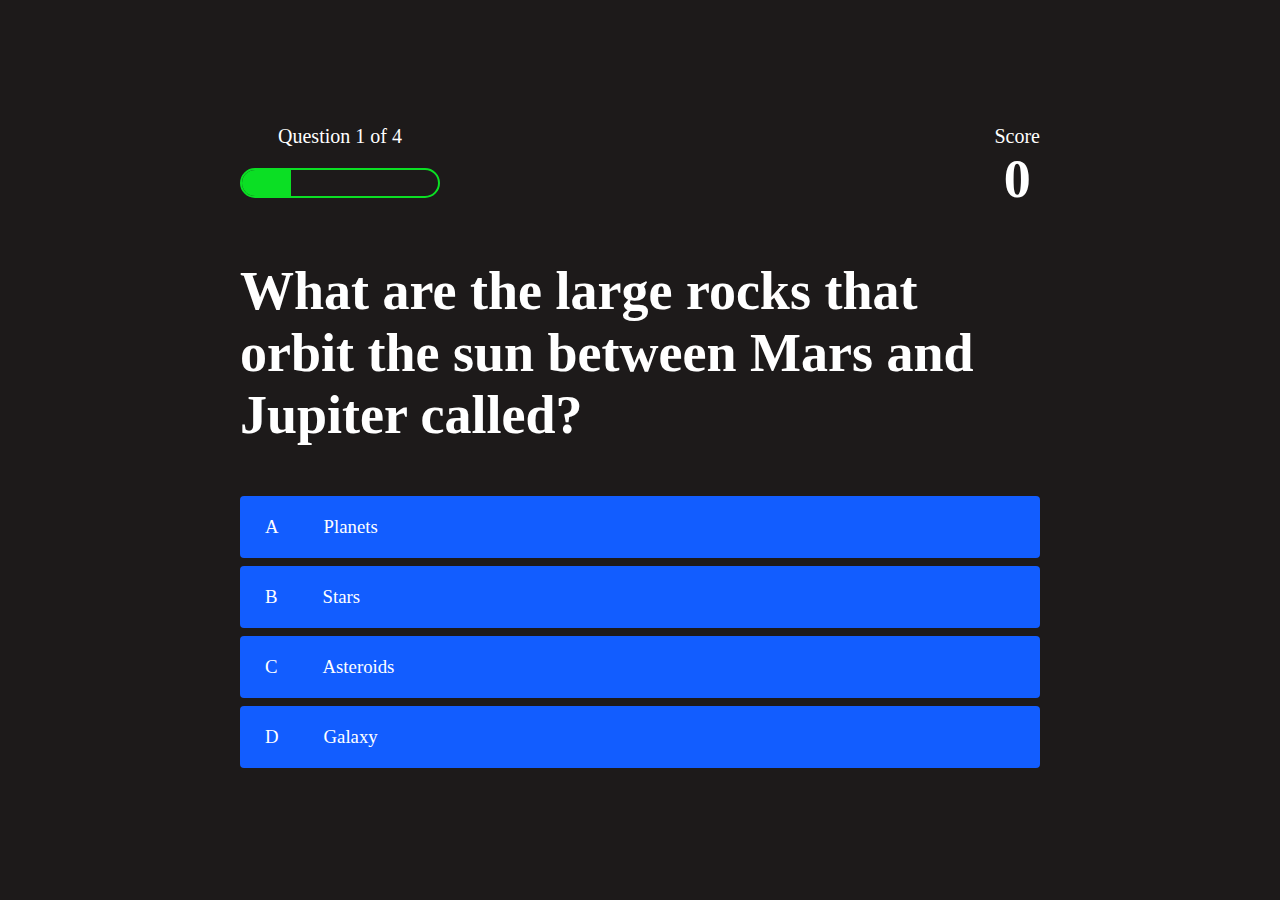
<file: quiz app/game.html>
<!DOCTYPE html>
<html lang="en">
<head>
    <meta charset="UTF-8">
    <meta name="viewport" content="width=device-width, initial-scale=1.0">
    <title>Welcome to the Quiz!</title>
    <link rel="shortcut icon" href="game.png" type="image/x-icon">
    <link rel="stylesheet" href="styles.css">
    <link rel="stylesheet" href="game.css">
</head>
<body>
    <div class="container">
        <div id="game" class="justify-center flex-column">
            <div id="hud">
                <div class="hud-item">
                    <p id="progressText" class="hud-prefix">
                        Question
                    </p>
                    <div id="progressBar">
                        <div id="progressBarFull"></div>
                    </div>
                </div>
                <div class="hud-item">
                    <p class="hud-prefix">
                        Score
                    </p>
                    <h1 class="hud-main-text" id="score">
                        0
                    </h1>
                </div>
            </div>
            <h1 id="question">what is the answer to this question?</h1>
            <div class="choice-container">
                <p class="choice-prefix">A</p>
                <p class="choice-text" data-number="1">choice</p>
            </div>
            <div class="choice-container">
                <p class="choice-prefix">B</p>
                <p class="choice-text" data-number="2">choice 2</p>
            </div>
            <div class="choice-container">
                <p class="choice-prefix">C</p>
                <p class="choice-text" data-number="3">choice 3</p>
            </div>
            <div class="choice-container">
                <p class="choice-prefix">D</p>
                <p class="choice-text" data-number="4">choice 4</p>
            </div>
        </div>
    </div>
    <script src="game.js"></script>
    
</body>
</html>
</file>
<file: quiz app/styles.css>
:root{
    background: rgb(29, 26, 26);
}

* {
    box-sizing: border-box;
    margin: 0;
    padding: 0;
    font-size: 62.5%;
    font-family: "Nova Square",cursive;
}

h1{
    font-size: 5.4rem;
    color: white;
    margin-bottom: 5rem;
}

h2{
    font-size: 4.2rem;
    margin-bottom: 4rem;
}

.container{
    width: 100vw;
    height: 100vh ;
    display: flex;
    justify-content: center;
    align-items: center;
    max-width: 80rem;
    margin: 0 auto;
    padding: 2rem;
}

.flex-column{
    display: flex;
    flex-direction: column;
}

.flex-center{
    justify-content: center;
    align-items: center;
}

.justify-center{
    justify-content: center;
}

.text-center{
    text-align: center;
}

.hidden{
    display: none;
}

.btn{
    font-size: 2.4rem;
    padding: 2rem 0;
    width: 30rem;
    text-align: center;
    margin-bottom: 1rem;
    text-decoration: none;
    color: rgb(28 26, 26);
    background: linear-gradient(90deg, rgb(18,92,255) 0%, rgb(0,102,255) 100%);
    border-radius: 4px;
}

.btn:hover{
    cursor: pointer;
    box-shadow: 0 0.4rem 1.4rem 0 rgba(8, 114, 244, 0.6);
    transition: transform 150ms;
    transform: scale(1.03);
}

.btn[disabled]:hover{
    cursor: not-allowed;
    box-shadow: none;
    transform: none;
}

#highsore-btn {
    background: linear-gradient(90deg, rgb(255,247,9) 0%, rgb(240,221,6) 100%); ;
}

#highsore-btn:hover{
    box-shadow: 0 0.4rem 1.4rem 0 rgba(255, 255, 0, 0.5);
}

.fa-crown{
    font-size: 2.5rem;
    margin-left: 1rem;
}
/* End page */

.end-form-container{
    width: 100%;
    display: flex;
    flex-direction: column;
    align-items: center;
    max-width: 30rem;
}

input{
    margin-bottom: 1rem;
    width: 20rem;
    padding: 1.5rem;
    font-size: 1.8rem;
    border: none;
    box-shadow: 0 0.1rem 1.4rem 0 rgba(86 185, 235, 0.5);
}

input::placeholder{
    color: #aaa;
}
#username{
    margin-bottom: 3rem;
    width: 100%;
    outline: none;
}

#end-text{
    font-size: 2.4rem;
    color: white;
    text-align: center;
}

#saveScoreBtn{
    border: none;
}

.fa-house{
    margin-left: 1rem;
    font-size: 2rem;
    color: black;
}
</file>
<file: quiz app/game.css>
body{
    color: white;
}

.choice-container{
    display: flex;
    margin-bottom: 0.8rem;
    width: 100%;
    border-radius: 4px;
    background: rgb(18,93,255);
    font-size: 3rem;
    min-width: 80rem;
}

.choice-container:hover{
    cursor: pointer;
    box-shadow: 0 0.4rem 1.4rem 0 rgba(6, 103, 247, 0.5);
    transform: scale(1.02);
    transform: transform 100ms;
}

.choice-prefix{
    padding: 2rem 2.5rem;
    color: white;

}

.choice-text{
    padding: 2rem;
    width: 100%;
}

.correct{
    background: linear-gradient(32deg,rgba(11,223,36) 0%, rgb(41,232,111) 100%);
}

.incorrect{
    background: linear-gradient(32deg,rgba(230,29,29,1) 0%, rgb(224,11,11,1) 100%);
}

/*Heads up display*/

#hud{
    display: flex;
    justify-content: space-between;
}

.hud-prefix{
    text-align: center;
    font-size: 2rem;
}

.hud-main-text{
    text-align: center;
}

#progressBar{
    width: 20rem;
    height: 3rem;
    border: 0.2rem solid rgb(11,223,36);
    margin-top: 2rem;
    border-radius: 50px;
    overflow: hidden;
}

#progressBarFull{
    height: 100%;
    background:rgb(11,223,36);
    width: 0%;
}



@media screen and (max-width: 768px) {
    .choice-container{
        min-width: 40rem;
    }
}
</file>
